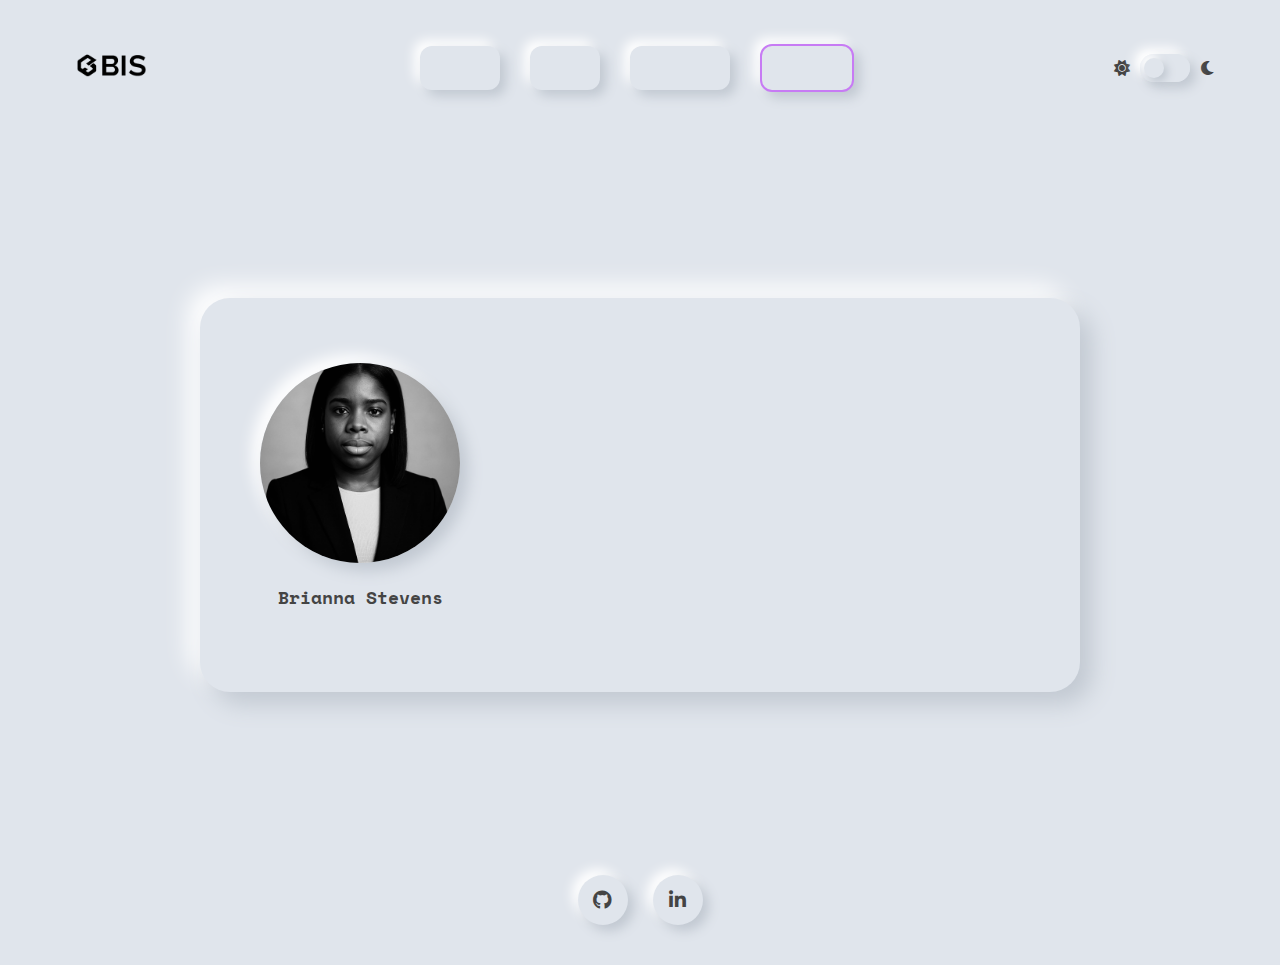
<file: index.html>
<!DOCTYPE html>
<html lang="en">
<head>
    <meta charset="UTF-8" />
    <meta name="viewport" content="width=device-width, initial-scale=1.0" />
    <script async src="https://www.googletagmanager.com/gtag/js?id=G-V2K4YNDYBR"></script>
    <script>
        window.dataLayer = window.dataLayer || [];
        function gtag(){dataLayer.push(arguments);}
        gtag('js', new Date());
        
        gtag('config', 'G-V2K4YNDYBR');
    </script>
    <title>Brianna Stevens | Web Developer</title>
    <link rel="preconnect" href="https://fonts.googleapis.com">
    <link rel="preconnect" href="https://fonts.gstatic.com" crossorigin>
    <link href="https://fonts.googleapis.com/css2?family=Space+Mono:wght@400;700&display=swap" rel="stylesheet">
    <link rel="stylesheet" href="https://cdnjs.cloudflare.com/ajax/libs/font-awesome/6.0.0-beta3/css/all.min.css">
    
    <script>
      (function() {
        const theme = localStorage.getItem('theme');
        if (theme === 'dark') {
          document.documentElement.setAttribute('data-theme', 'dark');
        }
      })();
    </script>

    <link rel="stylesheet" href="style.css" />
</head>
<body data-theme="light">

    <header class="navbar">
        <div class="logo">
            <a href="index.html">
                <img src="images/Bislogo-black.png" alt="Brianna Stevens Logo" class="logo-light" />
                <img src="images/Bislogo-white.png" alt="Brianna Stevens Logo" class="logo-dark" />
            </a>
        </div>
        
        <div class="nav-scroller">
            <nav class="nav-links">
                <a href="aboutme.html" id="nav-about">About</a>
                <a href="work.html" id="nav-work">Work</a>
                <a href="contact.html" id="nav-contact">Contact</a>
                <a href="documents/Resume2025.pdf" class="resume-button" id="nav-resume" target="_blank" rel="noopener">Resume</a>
            </nav>
        </div>
        
        <div class="theme-switcher">
            <i class="fas fa-sun"></i>
            <label class="switch">
                <input type="checkbox" id="theme-toggle-checkbox">
                <span class="slider"></span>
            </label>
            <i class="fas fa-moon"></i>
        </div>
    </header>

    <main class="hero">
        <div class="hero-container">
            <div class="hero-image">
                <img src="images/Headshot.png" alt="Brianna Stevens Headshot" class="profile-pic" />
                <p class="hero-image-name">Brianna Stevens</p>
            </div>
            <div class="hero-text">
                <h1 class="title" id="hero-title">Web<br>Developer</h1>
                <p class="subtitle" id="hero-subtitle">
                    Crafting beautiful and intuitive digital experiences. I transform complex ideas into responsive, user-friendly web applications.
                </p>
            </div>
        </div>
    </main>

    <section class="social-links">
        <a href="https://github.com/bbuckets5" target="_blank" class="social-icon" aria-label="GitHub Profile">
            <i class="fab fa-github"></i>
        </a>
        <a href="https://www.linkedin.com/in/briannastevens6/" target="_blank" class="social-icon" aria-label="LinkedIn Profile">
            <i class="fab fa-linkedin-in"></i>
        </a>
    </section>

    <script src="script.js"></script>
</body>
</html>
</file>
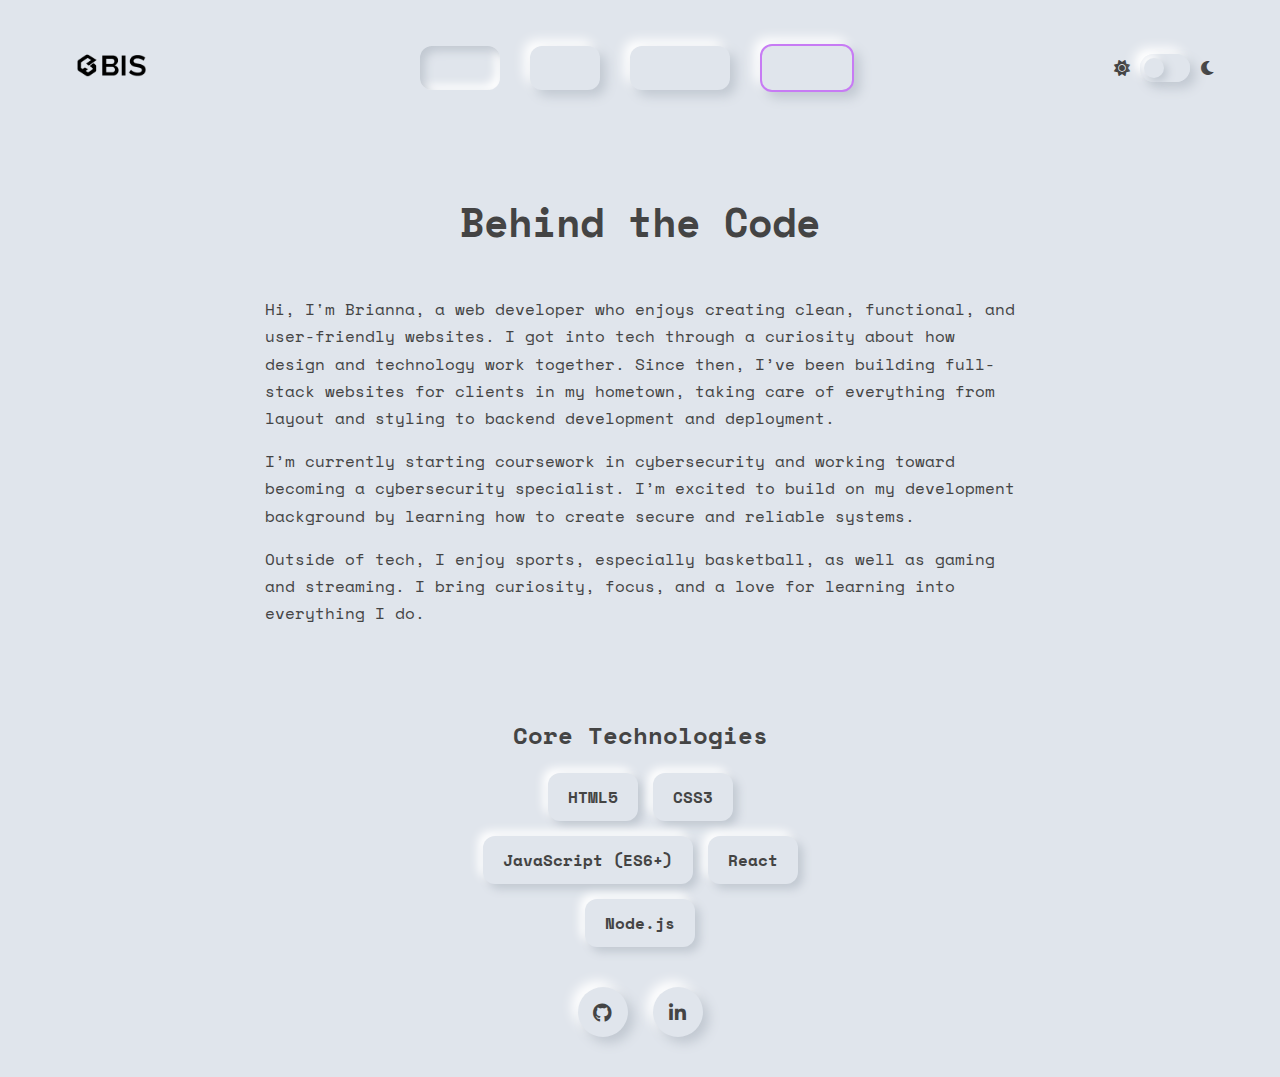
<file: aboutme.html>
<!DOCTYPE html>
<html lang="en">
<head>
    <meta charset="UTF-8" />
    <meta name="viewport" content="width=device-width, initial-scale=1.0" />
    <script async src="https://www.googletagmanager.com/gtag/js?id=G-V2K4YNDYBR"></script>
    <script>
        window.dataLayer = window.dataLayer || [];
        function gtag(){dataLayer.push(arguments);}
        gtag('js', new Date());
        
        gtag('config', 'G-V2K4YNDYBR');
    </script>
    <title>About | Brianna Stevens</title>
    <link rel="preconnect" href="https://fonts.googleapis.com">
    <link rel="preconnect" href="https://fonts.gstatic.com" crossorigin>
    <link href="https://fonts.googleapis.com/css2?family=Space+Mono:wght@400;700&display=swap" rel="stylesheet">
    <link rel="stylesheet" href="https://cdnjs.cloudflare.com/ajax/libs/font-awesome/6.0.0-beta3/css/all.min.css">

    <script>
      (function() {
        const theme = localStorage.getItem('theme');
        if (theme === 'dark') {
          document.documentElement.setAttribute('data-theme', 'dark');
        }
      })();
    </script>

    <link rel="stylesheet" href="style.css" />
</head>
<body data-theme="light">

    <header class="navbar">
        <div class="logo">
            <a href="index.html">
                <img src="images/Bislogo-black.png" alt="Logo" class="logo-light" />
                <img src="images/Bislogo-white.png" alt="Logo" class="logo-dark" />
            </a>
        </div>
        
        <div class="nav-scroller">
            <nav class="nav-links">
                <a href="aboutme.html" id="nav-about">About</a>
                <a href="work.html" id="nav-work">Work</a>
                <a href="contact.html" id="nav-contact">Contact</a>
                <a href="documents/Resume2025.pdf" class="resume-button" id="nav-resume" target="_blank" rel="noopener">Resume</a>
            </nav>
        </div>
        
        <div class="theme-switcher">
            <i class="fas fa-sun"></i>
            <label class="switch">
                <input type="checkbox" id="theme-toggle-checkbox">
                <span class="slider"></span>
            </label>
            <i class="fas fa-moon"></i>
        </div>
    </header>

    <main id="about" class="page-section">
        <div class="about-container">
            <div class="about-text">
                <h2 class="section-title">Behind the Code</h2>
                <p>Hi, I'm Brianna, a web developer who enjoys creating clean, functional, and user-friendly websites. I got into tech through a curiosity about how design and technology work together. Since then, I’ve been building full-stack websites for clients in my hometown, taking care of everything from layout and styling to backend development and deployment.</p>
                <p>I’m currently starting coursework in cybersecurity and working toward becoming a cybersecurity specialist. I’m excited to build on my development background by learning how to create secure and reliable systems.</p>
                <p>Outside of tech, I enjoy sports, especially basketball, as well as gaming and streaming. I bring curiosity, focus, and a love for learning into everything I do.</p>
            </div>
            <div class="about-skills">
                <h3 class="subsection-title">Core Technologies</h3>
                <ul class="skills-list">
                    <li class="skill-item">HTML5</li>
                    <li class="skill-item">CSS3</li>
                    <li class="skill-item">JavaScript (ES6+)</li>
                    <li class="skill-item">React</li>
                    <li class="skill-item">Node.js</li>
                </ul>
            </div>
        </div>
    </main>

    <section class="social-links">
        <a href="https://github.com/bbuckets5" target="_blank" class="social-icon" aria-label="GitHub Profile">
            <i class="fab fa-github"></i>
        </a>
        <a href="https://www.linkedin.com/in/briannastevens6/" target="_blank" class="social-icon" aria-label="LinkedIn Profile">
            <i class="fab fa-linkedin-in"></i>
        </a>
    </section>

    <script src="script.js"></script>
</body>
</html>
</file>
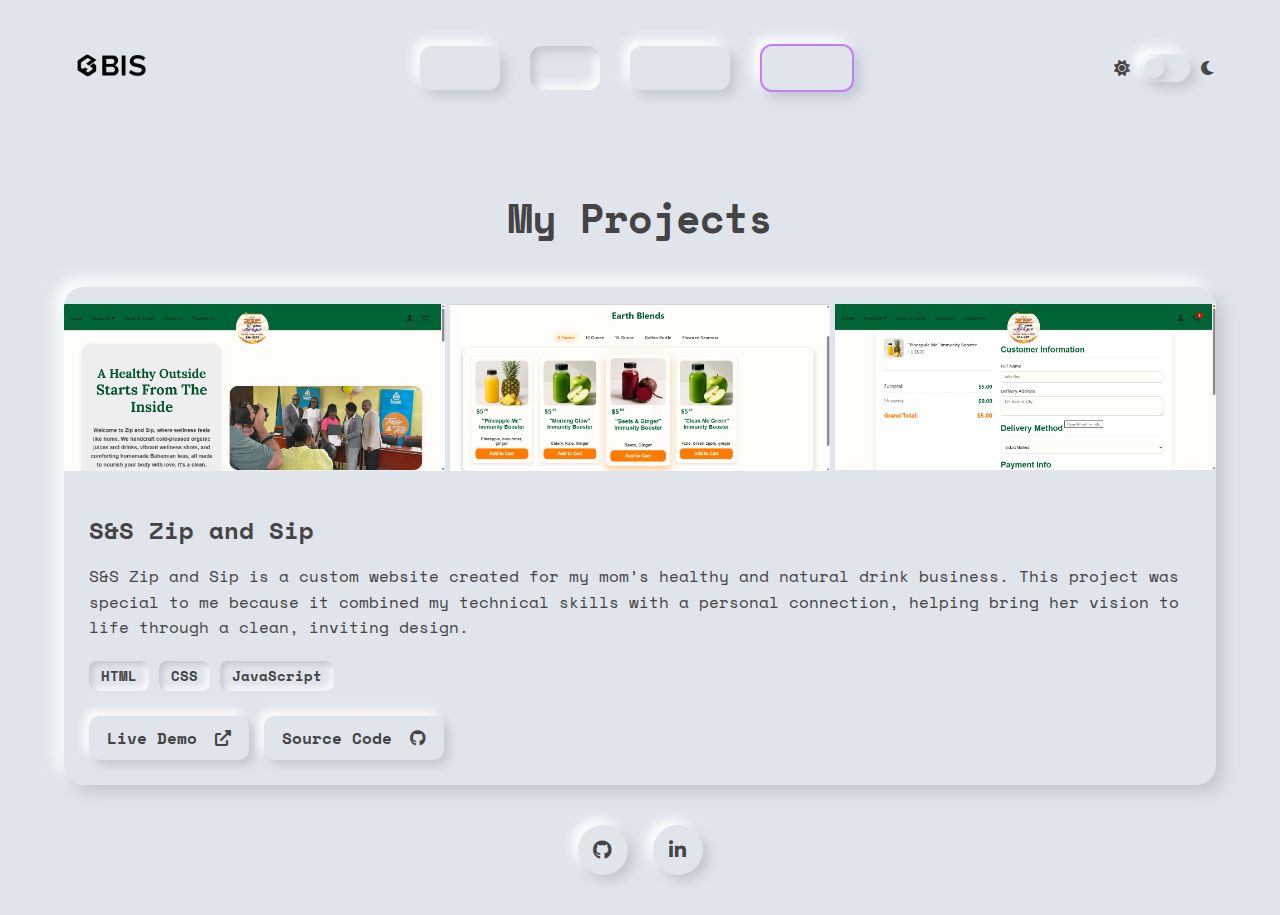
<file: work.html>
<!DOCTYPE html>
<html lang="en">
<head>
    <meta charset="UTF-8" />
    <meta name="viewport" content="width=device-width, initial-scale=1.0" />
    <title>Work | Brianna Stevens</title>
    <link rel="preconnect" href="https://fonts.googleapis.com">
    <link rel="preconnect" href="https://fonts.gstatic.com" crossorigin>
    <link href="https://fonts.googleapis.com/css2?family=Space+Mono:wght@400;700&display=swap" rel="stylesheet">
    <link rel="stylesheet" href="https://cdnjs.cloudflare.com/ajax/libs/font-awesome/6.0.0-beta3/css/all.min.css">

    <script>
      (function() {
        const theme = localStorage.getItem('theme');
        if (theme === 'dark') {
          document.documentElement.setAttribute('data-theme', 'dark');
        }
      })();
    </script>

    <link rel="stylesheet" href="style.css" />
</head>
<body data-theme="light">

    <header class="navbar">
        <div class="logo">
            <a href="index.html">
                <img src="images/Bislogo-black.png" alt="Logo" class="logo-light" />
                <img src="images/Bislogo-white.png" alt="Logo" class="logo-dark" />
            </a>
        </div>
        <nav class="nav-links">
            <a href="aboutme.html" id="nav-about">About</a>
            <a href="work.html" id="nav-work">Work</a>
            <a href="contact.html" id="nav-contact">Contact</a>
            <a href="documents/Resume2025.pdf" class="resume-button" id="nav-resume" target="_blank" rel="noopener">Resume</a>
        </nav>
        <div class="theme-switcher">
            <i class="fas fa-sun"></i>
            <label class="switch">
                <input type="checkbox" id="theme-toggle-checkbox">
                <span class="slider"></span>
            </label>
            <i class="fas fa-moon"></i>
        </div>
    </header>

    <section class="page-section">
        <div class="work-container">
            <h2 class="section-title">My Projects</h2>
            <div class="work-grid">

                <div class="project-card">
                    <div class="project-image-grid">
                        <img src="images/Zipandsip.png" alt="Project detail 1" class="grid-image">
                        <img src="images/Zipandsip2.png" alt="Project detail 2" class="grid-image">
                        <img src="images/Zipandsip3.png" alt="Project detail 3" class="grid-image">
                    </div>
                    
                    <div class="project-info">
                        <h3 class="project-title">S&S Zip and Sip</h3>
                        <p class="project-description">S&S Zip and Sip is a custom website created for my mom’s healthy and natural drink business. This project was special to me because it combined my technical skills with a personal connection, helping bring her vision to life through a clean, inviting design.</p>
                        <ul class="project-tech-stack">
                            <li>HTML</li>
                            <li>CSS</li>
                            <li>JavaScript</li>
                        </ul>
                        <div class="project-links">
                            <a href="https://zipandsip.vercel.app/index.html" target="_blank" class="project-button">Live Demo <i class="fas fa-external-link-alt"></i></a>
                            <a href="https://github.com/bbuckets5/zipandsip.git" target="_blank" class="project-button">Source Code <i class="fab fa-github"></i></a>
                        </div>
                    </div>
                </div>

                </div>
        </div>
    </section>

    <section class="social-links">
        <a href="https://github.com/bbuckets5" target="_blank" class="social-icon" aria-label="GitHub Profile">
            <i class="fab fa-github"></i>
        </a>
        <a href="https://www.linkedin.com/in/briannastevens6/" target="_blank" class="social-icon" aria-label="LinkedIn Profile">
            <i class="fab fa-linkedin-in"></i>
        </a>
    </section>

    <script src="script.js"></script>
</body>
</html>
</file>
<file: style.css>
/*
=================================================
  GLOBAL & THEME STYLES
  These styles apply to all pages of the site.
=================================================
*/

/* =========== CSS VARIABLES FOR THEMES =========== */
:root {
    --bg-color: #e0e5ec;
    --text-color: #444;
    --shadow-dark: #c1c8d1;
    --shadow-light: #ffffff;
    --hover-glow: rgba(200, 123, 244, 0.5);
}

html[data-theme="dark"] {
    --bg-color: #2c2c2c;
    --text-color: #e0e0e0;
    --shadow-dark: #242424;
    --shadow-light: #343434;
    --hover-glow: rgba(200, 123, 244, 0.7);
}


/* =========== GENERAL BODY STYLES =========== */
body {
    margin: 0;
    padding: 0;
    font-family: 'Space Mono', monospace;
    background-color: var(--bg-color);
    color: var(--text-color);
    transition: opacity 0.4s ease-in-out; /* Smooths the fade */
}

body.fade-out {
    opacity: 0;
}

/* =========== NAVBAR (Global) =========== */
.navbar {
    display: flex;
    justify-content: space-between;
    align-items: center;
    padding: 20px 5%;
    background-color: transparent;
}

/* --- LOGO STYLING --- */
.logo a { text-decoration: none; }
.logo img { height: 95px; width: auto; }
.logo-light { display: block; }
.logo-dark { display: none; }
html[data-theme="dark"] .logo-light { display: none; }
html[data-theme="dark"] .logo-dark { display: block; }

/* --- NAVIGATION LINKS --- */
.nav-links {
    display: flex; /* Added for consistency */
    align-items: center; /* Added for consistency */
    -webkit-perspective: 800px;
    perspective: 800px;
    -webkit-transform-style: preserve-3d;
    transform-style: preserve-3d;
}

.nav-links a {
    margin: 0 15px;
    text-decoration: none;
    color: var(--text-color);
    font-size: 1rem;
    padding: 10px 15px;
    border-radius: 12px;
    transition: all 0.3s ease;
    background-color: var(--bg-color);
    box-shadow: 6px 6px 12px var(--shadow-dark), -6px -6px 12px var(--shadow-light);
}

.nav-links a:not(.resume-button):hover {
    color: #c77bf4;
    box-shadow: inset 2px 2px 5px var(--shadow-dark), inset -2px -2px 5px var(--shadow-light);
}

.nav-links a.active {
    color: #c77bf4;
    background-color: var(--bg-color);
    box-shadow: inset 5px 5px 10px var(--shadow-dark), inset -5px -5px 10px var(--shadow-light);
}

.resume-button {
    padding: 8px 16px;
    border: 2px solid #c77bf4;
    border-radius: 10px;
    background-color: transparent;
    color: var(--text-color);
    transition: all 0.3s ease;
}

.resume-button:hover {
    color: #c77bf4;
    background-color: var(--bg-color);
    box-shadow: inset 2px 2px 5px var(--shadow-dark), inset -2px -2px 5px var(--shadow-light);
}


/* =========== THEME TOGGLE SWITCH (Neumorphic) =========== */
.theme-switcher {
    display: flex;
    align-items: center;
    gap: 10px;
}

.switch {
    position: relative;
    display: inline-block;
    width: 50px;
    height: 28px;
    background-color: var(--bg-color);
    border-radius: 50px;
    box-shadow: 6px 6px 12px var(--shadow-dark), -6px -6px 12px var(--shadow-light);
    transition: all 0.3s ease-in-out;
}

.switch input {
    opacity: 0;
    width: 0;
    height: 0;
}

.slider {
    position: absolute;
    cursor: pointer;
    top: 0;
    left: 0;
    right: 0;
    bottom: 0;
    background-color: var(--bg-color);
    border-radius: 50px;
    transition: all 0.4s ease-in-out;
}

.slider:before {
    position: absolute;
    content: "";
    height: 20px;
    width: 20px;
    left: 4px;
    bottom: 4px;
    background-color: var(--bg-color);
    border-radius: 50%;
    box-shadow: 4px 4px 8px var(--shadow-dark), -4px -4px 8px var(--shadow-light);
    transition: transform 0.4s ease-in-out;
}

input:checked + .slider:before {
    transform: translateX(22px);
}

input:checked + .slider {
    box-shadow: inset 3px 3px 6px var(--shadow-dark),
                 inset -3px -3px 6px var(--shadow-light),
                 0 0 5px var(--hover-glow);
}


/* =========== ANIMATIONS & ACCESSIBILITY (Global) =========== */
/* Using a simplified 2D animation for debugging on mobile */
.word-wrapper {
    display: inline-block;
    vertical-align: top;
}

.word-wrapper span {
    display: inline-block;
    opacity: 0;
    -webkit-animation: simpleFade 0.6s ease-out forwards;
    animation: simpleFade 0.6s ease-out forwards;
    -webkit-backface-visibility: hidden;
    backface-visibility: hidden;
}

@keyframes simpleFade {
    from {
        opacity: 0;
        transform: translateY(10px);
    }
    to {
        opacity: 1;
        transform: translateY(0);
    }
}

@media (prefers-reduced-motion: reduce) {
    * {
        animation: none !important;
        transition: none !important;
    }
}


/*
=================================================
  HOMEPAGE (index.html) STYLES
  These styles apply only to the homepage.
=================================================
*/

/* =========== HERO SECTION =========== */
.hero {
    display: flex;
    justify-content: center;
    align-items: center;
    min-height: 80vh;
    padding: 0 5%;
}

.hero-container {
    display: flex;
    align-items: center;
    justify-content: center;
    flex-wrap: wrap;
    gap: 60px;
    padding: 60px;
    border-radius: 30px;
    background-color: var(--bg-color);
    box-shadow:
        12px 12px 24px var(--shadow-dark),
        -12px -12px 24px var(--shadow-light);
    transition: box-shadow 0.3s ease-in-out, transform 0.3s ease-in-out;
}

.hero-container:hover {
    box-shadow:
        inset 8px 8px 20px var(--shadow-dark),
        inset -8px -8px 20px var(--shadow-light),
        0 0 20px #c77bf4;
    transform: scale(1.01);
}

.hero-image {
    flex-shrink: 0;
    text-align: center;
}

.profile-pic {
    width: 200px;
    height: 200px;
    border-radius: 50%;
    object-fit: cover;
    box-shadow:
        8px 8px 15px var(--shadow-dark),
        -8px -8px 15px var(--shadow-light);
    transition: transform 0.3s ease-in-out, box-shadow 0.3s ease-in-out;
}

.profile-pic:hover {
    transform: scale(1.05);
    box-shadow:
        inset 4px 4px 8px var(--shadow-dark),
        inset -4px -4px 8px var(--shadow-light),
        0 0 12px #c77bf4;
}

.hero-image-name {
    color: var(--text-color);
    font-size: 1.1rem;
    font-weight: 700;
    margin-top: 15px;
}

.hero-text {
    max-width: 500px;
    text-align: left;
    -webkit-perspective: 800px;
    perspective: 800px;
    -webkit-transform-style: preserve-3d; /* Added for consistency */
    transform-style: preserve-3d; /* Added for consistency */
}

.title {
    font-size: 3rem;
    color: var(--text-color);
    margin: 0 0 10px 0;
    font-weight: 700;
}

.subtitle {
    font-size: 1.2rem;
    color: var(--text-color);
    line-height: 1.6;
    margin: 0;
}

/* --- SOCIAL LINKS STYLING --- */
.social-links {
    display: flex;
    justify-content: center;
    gap: 25px;
    padding: 20px 0 40px 0;
}

.social-icon {
    display: flex;
    justify-content: center;
    align-items: center;
    width: 50px;
    height: 50px;
    border-radius: 50%;
    text-decoration: none;
    font-size: 1.2rem;
    color: var(--text-color);
    background-color: var(--bg-color);
    box-shadow:
        6px 6px 12px var(--shadow-dark),
        -6px -6px 12px var(--shadow-light);
    transition: all 0.3s ease-in-out;
}

.social-icon:hover {
    color: #c77bf4;
    transform: translateY(-2px);
}

.social-icon:active {
    box-shadow:
        inset 4px 4px 8px var(--shadow-dark),
        inset -4px -4px 8px var(--shadow-light);
    transform: translateY(0);
}


/*
=================================================
  ABOUT ME PAGE (aboutme.html) STYLES
  These styles apply only to the About Me page.
=================================================
*/

/* =========== ABOUT SECTION =========== */
.page-section {
    padding: 20px 5%;
    display: flex;
    justify-content: center;
}

.about-container {
    display: flex;
    flex-direction: column; /* This was changed to stack items */
    align-items: center;   /* This was changed to center items */
    gap: 50px;
    max-width: 1100px;
}

.about-text {
    max-width: 750px;
    line-height: 1.7;
}

.section-title {
    text-align: center;
    font-size: 2.5rem;
    font-weight: 700;
    margin-bottom: 40px;
    color: var(--text-color);
}

/* --- SKILLS SUB-SECTION --- */
.about-skills {
    max-width: 400px;
}

.subsection-title {
    font-size: 1.5rem;
    font-weight: 700;
    margin-bottom: 20px;
    text-align: center; /* Add this line */
}

.skills-list {
    list-style: none;
    padding: 0;
    margin: 0;
    display: flex;
    flex-wrap: wrap;
    gap: 15px;
    justify-content: center; /* Add this line */
}

.skill-item {
    padding: 12px 20px;
    border-radius: 12px;
    background-color: var(--bg-color);
    box-shadow:
        5px 5px 10px var(--shadow-dark),
        -5px -5px 10px var(--shadow-light);
    font-weight: 700;
    transition: all 0.3s ease-in-out;
    color: var(--text-color);
    text-align: center;
    cursor: default;
}

.skill-item:hover {
    color: #c77bf4;
    box-shadow:
        inset 4px 4px 8px var(--shadow-dark),
        inset -4px -4px 8px var(--shadow-light);
    transform: translateY(0);
}


/*
=================================================
  WORK PAGE (work.html) STYLES
  These styles apply only to the Work page.
=================================================
*/

.work-container {
    width: 100%;
    max-width: 1200px;
}

.work-grid {
    display: grid;
    grid-template-columns: repeat(auto-fit, minmax(350px, 1fr));
    gap: 40px;
    width: 100%;
}

.project-card {
    background-color: var(--bg-color);
    border-radius: 20px;
    box-shadow: 8px 8px 16px var(--shadow-dark), -8px -8px 16px var(--shadow-light);
    overflow: hidden;
    transition: transform 0.3s ease, box-shadow 0.3s ease;
}

.project-card:hover {
    transform: translateY(-5px);
    box-shadow: 12px 12px 24px var(--shadow-dark), -12px -12px 24px var(--shadow-light);
}

/* --- Side-by-Side Project Images --- */
.project-image-grid {
    display: grid;
    grid-template-columns: repeat(3, 1fr); /* Creates 3 equal columns */
    gap: 5px; /* Adds a small space between images */
}

.grid-image {
    width: 100%;
    height: 200px; /* Adjust height as needed */
    object-fit: contain;
    display: block;
}

.project-info {
    padding: 25px;
}

.project-title {
    font-size: 1.5rem;
    margin: 0 0 10px 0;
}

.project-description {
    font-size: 1rem;
    line-height: 1.6;
    margin-bottom: 20px;
}

.project-tech-stack {
    display: flex;
    flex-wrap: wrap;
    gap: 10px;
    list-style: none;
    padding: 0;
    margin: 0 0 25px 0;
}

.project-tech-stack li {
    background-color: var(--bg-color);
    padding: 5px 12px;
    border-radius: 8px;
    font-size: 0.85rem;
    font-weight: 700;
    box-shadow: inset 3px 3px 6px var(--shadow-dark), inset -3px -3px 6px var(--shadow-light);
}

.project-links {
    display: flex;
    gap: 15px;
}

.project-button {
    text-decoration: none;
    color: var(--text-color);
    padding: 10px 18px;
    border-radius: 10px;
    background-color: var(--bg-color);
    box-shadow: 5px 5px 10px var(--shadow-dark), -5px -5px 10px var(--shadow-light);
    transition: all 0.2s ease-in-out;
    font-weight: 700;
}

.project-button:hover {
    color: #c77bf4;
    transform: translateY(-2px);
}

.project-button:active {
    box-shadow: inset 4px 4px 8px var(--shadow-dark), inset -4px -4px 8px var(--shadow-light);
    transform: translateY(0);
}

.project-button i {
    margin-left: 8px;
}

/*
=================================================
  CONTACT PAGE (contact.html) STYLES
=================================================
*/

.contact-container {
    background-color: var(--bg-color);
    padding: 40px;
    border-radius: 20px;
    box-shadow: 12px 12px 24px var(--shadow-dark), -12px -12px 24px var(--shadow-light);
    max-width: 700px;
    width: 100%;
    text-align: center;
}

.contact-intro {
    font-size: 1.1rem;
    margin-bottom: 30px;
}

.contact-form {
    display: flex;
    flex-direction: column;
    gap: 25px;
    text-align: left;
}

.form-group label {
    display: block;
    margin-bottom: 8px;
    font-weight: 700;
}

.contact-form input,
.contact-form textarea {
    width: 100%;
    padding: 15px;
    border: none;
    border-radius: 12px;
    background-color: var(--bg-color);
    box-shadow: inset 4px 4px 8px var(--shadow-dark), inset -4px -4px 8px var(--shadow-light);
    font-family: 'Space Mono', monospace;
    color: var(--text-color);
    font-size: 1rem;
    resize: vertical;
}

.contact-form input:focus,
.contact-form textarea:focus {
    outline: none;
    box-shadow: inset 6px 6px 12px var(--shadow-dark), inset -6px -6px 12px var(--shadow-light), 0 0 0 2px #c77bf4;
}

.submit-button {
    cursor: pointer;
    font-family: 'Space Mono', monospace;
    font-weight: 700;
    font-size: 1rem;
    color: var(--text-color);
    padding: 15px 20px;
    border: none;
    border-radius: 12px;
    background-color: var(--bg-color);
    box-shadow: 6px 6px 12px var(--shadow-dark), -6px -6px 12px var(--shadow-light);
    transition: all 0.2s ease-in-out;
}

.submit-button:hover {
    color: #c77bf4;
    transform: translateY(-2px);
}

.submit-button:active {
    box-shadow: inset 4px 4px 8px var(--shadow-dark), inset -4px -4px 8px var(--shadow-light);
    transform: translateY(0);
}

/*
=================================================
  MEDIA QUERIES (RESPONSIVE DESIGN)
=================================================
*/

/* --- Mobile and Tablet View (Max 768px) --- */
@media (max-width: 768px) {

    /* Global Adjustments */
    body {
        padding: 0 15px;
    }

    /* Navbar adjustments for horizontal scrolling */
    .navbar {
        flex-direction: column;
        align-items: center;
        padding: 10px 5%;
        margin-bottom: 40px; /* <-- Add this line */
    }

    /* This new rule handles the scrolling */
    .nav-scroller {
        overflow-x: auto;
        -webkit-overflow-scrolling: touch;
        white-space: nowrap;
        width: 100%;
    }

    /* Your .nav-links rule is simpler */
    .nav-links {
        margin-top: 5px;
        display: flex;
        flex-direction: row;
        justify-content: flex-start;
    }

    .nav-links a {
        display: inline-block;
        margin: 0 5px;
    }

    /* --- FIX: Disable text animation on mobile --- */
    /* This new rule turns off the animation and makes the text visible */
    .word-wrapper span {
        animation: none;
        opacity: 1;
    }

    .theme-switcher {
        margin-top: 15px;
    }

    /* Hero Section (Homepage) */
    .hero-container {
        flex-direction: column;
        padding: 30px;
        gap: 30px;
    }

    .hero-text {
        text-align: center;
    }

    .title {
        font-size: 2.5rem;
    }

    .subtitle {
        font-size: 1rem;
    }

    .social-links {
        justify-content: center;
    }

    /* Work Page */
    .work-grid {
        grid-template-columns: 1fr;
    }

    /* Image grid adjustment within project cards */
    .project-image-grid {
        display: grid;
        grid-template-columns: 1fr;
        gap: 8px;
        padding: 0;
        margin: 0;
    }

    /* Image style */
    .grid-image {
        width: 100%;
        height: auto;
        object-fit: contain;
        display: block;
        margin: 0;
        padding: 0;
    }

    /* About Me Page */
    .about-container {
        padding: 0 20px;
    }

    .section-title {
        font-size: 2rem;
    }

    /* Contact Page */
    .contact-container {
        padding: 30px 20px;
    }

    .contact-intro {
        font-size: 1rem;
    }

    .contact-form {
        width: 100%;
        box-sizing: border-box;
        padding: 0;
    }

    .contact-form input,
    .contact-form textarea {
        width: 100%;
        max-width: 100%;
        box-sizing: border-box;
        padding: 15px;
        margin-bottom: 15px;
        font-size: 1rem;
        font-family: 'Space Mono', monospace;
        color: var(--text-color);
        background-color: var(--bg-color);
        border: none;
        border-radius: 12px;
        box-shadow: inset 4px 4px 8px var(--shadow-dark), inset -4px -4px 8px var(--shadow-light);
        resize: vertical;
    }
}
</file>
